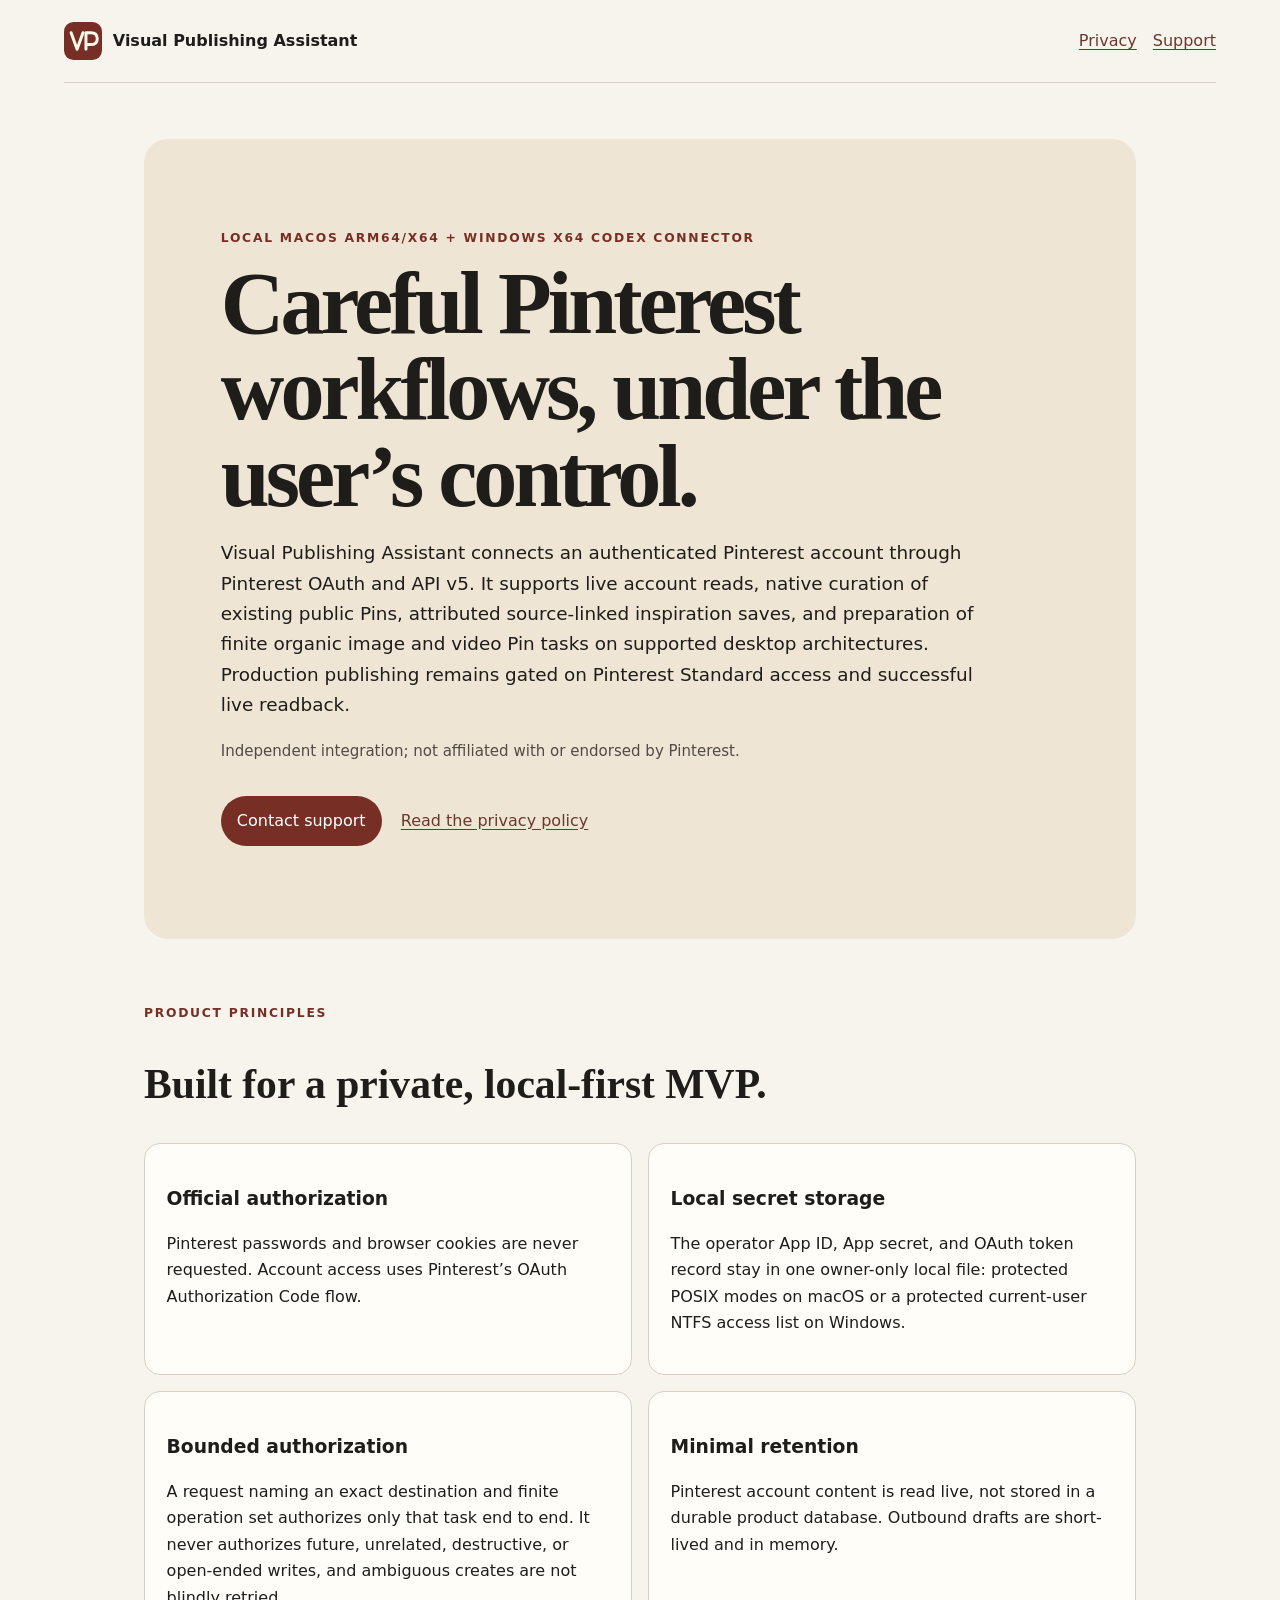
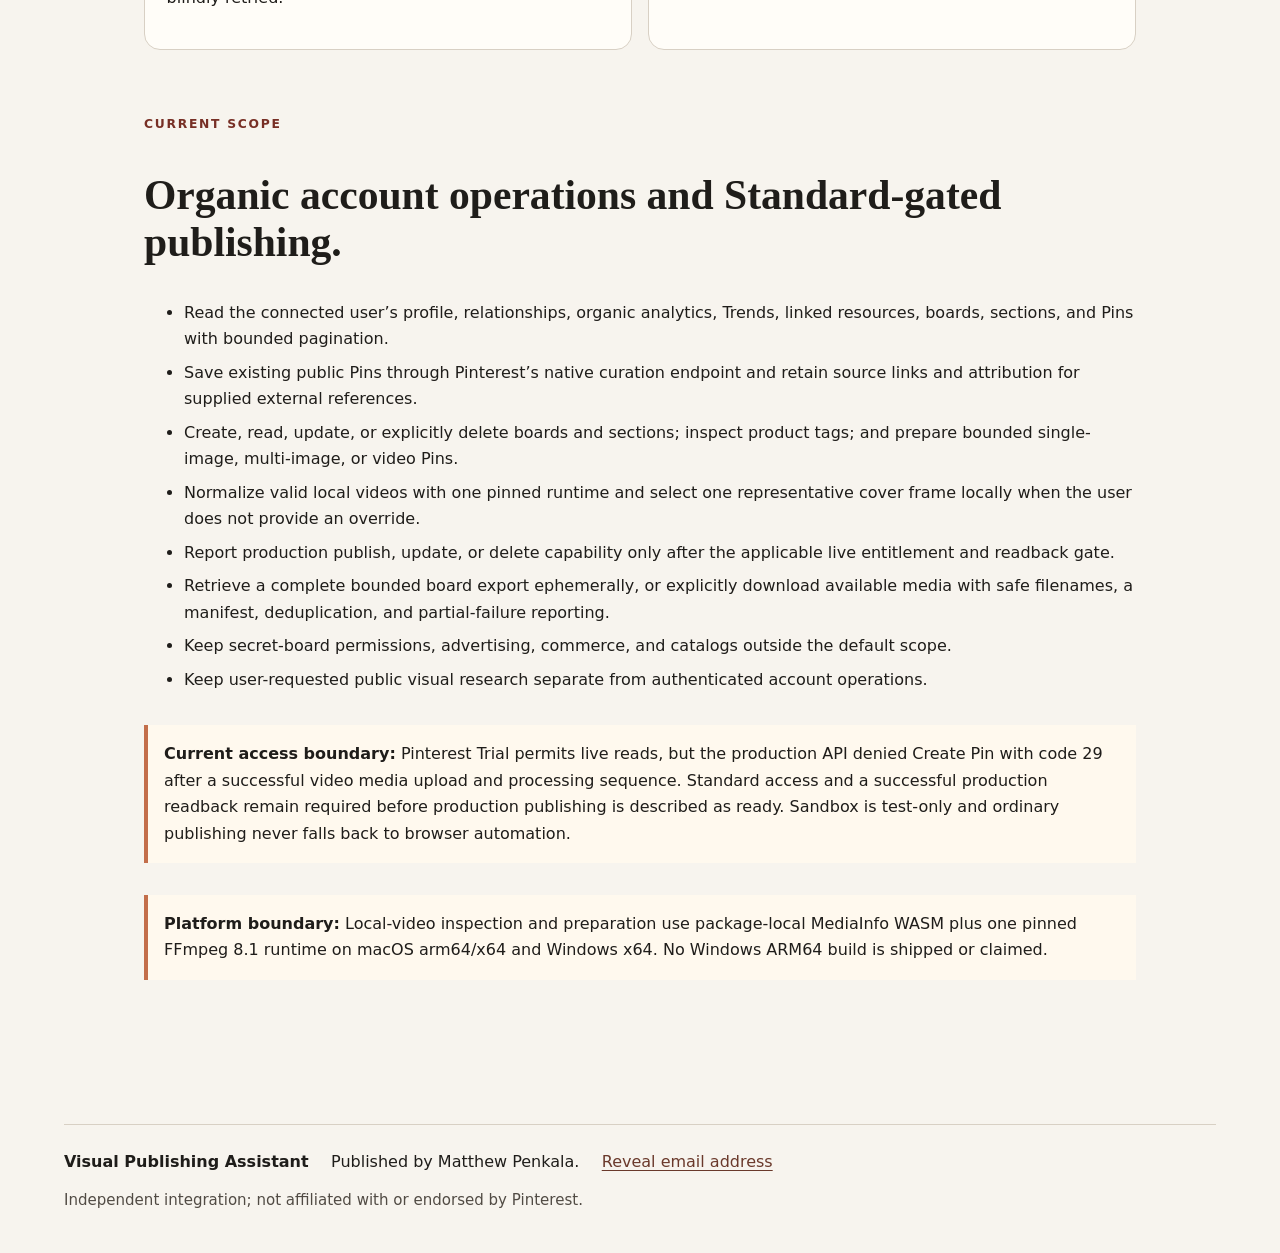
<file: index.html>
<!doctype html>
<html lang="en">
  <head>
    <meta charset="utf-8">
    <meta http-equiv="Content-Security-Policy" content="default-src 'none'; style-src 'self'; script-src 'self'; img-src 'self' data:; connect-src 'none'; font-src 'none'; object-src 'none'; base-uri 'none'; form-action 'none'">
    <meta name="viewport" content="width=device-width, initial-scale=1">
    <meta name="description" content="An independent local macOS and Windows Codex connector for Pinterest account workflows and Standard-access-gated publishing.">
    <meta name="robots" content="index, follow, noai, noimageai">
    <meta name="referrer" content="no-referrer">
    <meta name="pinterest" content="nopin">
    <title>Visual Publishing Assistant</title>
    <link rel="canonical" href="https://matthewpenkala.github.io/visual-publishing-assistant/">
    <link rel="icon" href="./assets/vpa-mark.svg" type="image/svg+xml">
    <link rel="stylesheet" href="./styles.css">
    <script src="./contact.js" defer></script>
  </head>
  <body>
    <header class="site-header">
      <a class="wordmark" href="./"><img class="mark" src="./assets/vpa-mark.svg" alt="" width="38" height="38"> Visual Publishing Assistant</a>
      <nav aria-label="Primary navigation"><a href="./privacy/">Privacy</a><a href="./support/">Support</a></nav>
    </header>
    <main>
      <section class="hero">
        <p class="eyebrow">Local macOS arm64/x64 + Windows x64 Codex connector</p>
        <h1>Careful Pinterest workflows, under the user’s control.</h1>
        <p class="lede">Visual Publishing Assistant connects an authenticated Pinterest account through Pinterest OAuth and API v5. It supports live account reads, native curation of existing public Pins, attributed source-linked inspiration saves, and preparation of finite organic image and video Pin tasks on supported desktop architectures. Production publishing remains gated on Pinterest Standard access and successful live readback.</p>
        <p class="independence">Independent integration; not affiliated with or endorsed by Pinterest.</p>
        <p class="actions"><a class="button" href="#contact">Contact support</a><a href="./privacy/">Read the privacy policy</a></p>
      </section>
      <section>
        <p class="eyebrow">Product principles</p>
        <h2>Built for a private, local-first MVP.</h2>
        <div class="grid">
          <article><h3>Official authorization</h3><p>Pinterest passwords and browser cookies are never requested. Account access uses Pinterest’s OAuth Authorization Code flow.</p></article>
          <article><h3>Local secret storage</h3><p>The operator App ID, App secret, and OAuth token record stay in one owner-only local file: protected POSIX modes on macOS or a protected current-user NTFS access list on Windows.</p></article>
          <article><h3>Bounded authorization</h3><p>A request naming an exact destination and finite operation set authorizes only that task end to end. It never authorizes future, unrelated, destructive, or open-ended writes, and ambiguous creates are not blindly retried.</p></article>
          <article><h3>Minimal retention</h3><p>Pinterest account content is read live, not stored in a durable product database. Outbound drafts are short-lived and in memory.</p></article>
        </div>
      </section>
      <section>
        <p class="eyebrow">Current scope</p>
        <h2>Organic account operations and Standard-gated publishing.</h2>
        <ul>
          <li>Read the connected user’s profile, relationships, organic analytics, Trends, linked resources, boards, sections, and Pins with bounded pagination.</li>
          <li>Save existing public Pins through Pinterest’s native curation endpoint and retain source links and attribution for supplied external references.</li>
          <li>Create, read, update, or explicitly delete boards and sections; inspect product tags; and prepare bounded single-image, multi-image, or video Pins.</li>
          <li>Normalize valid local videos with one pinned runtime and select one representative cover frame locally when the user does not provide an override.</li>
          <li>Report production publish, update, or delete capability only after the applicable live entitlement and readback gate.</li>
          <li>Retrieve a complete bounded board export ephemerally, or explicitly download available media with safe filenames, a manifest, deduplication, and partial-failure reporting.</li>
          <li>Keep secret-board permissions, advertising, commerce, and catalogs outside the default scope.</li>
          <li>Keep user-requested public visual research separate from authenticated account operations.</li>
        </ul>
        <p class="notice"><strong>Current access boundary:</strong> Pinterest Trial permits live reads, but the production API denied Create Pin with code 29 after a successful video media upload and processing sequence. Standard access and a successful production readback remain required before production publishing is described as ready. Sandbox is test-only and ordinary publishing never falls back to browser automation.</p>
        <p class="notice"><strong>Platform boundary:</strong> Local-video inspection and preparation use package-local MediaInfo WASM plus one pinned FFmpeg 8.1 runtime on macOS arm64/x64 and Windows x64. No Windows ARM64 build is shipped or claimed.</p>
      </section>
    </main>
    <footer><strong>Visual Publishing Assistant</strong><span>Published by Matthew Penkala.</span><a id="contact" href="#contact" data-contact data-contact-display aria-label="Reveal the email support address">Reveal email address<noscript> (JavaScript required)</noscript></a><span class="independence">Independent integration; not affiliated with or endorsed by Pinterest.</span></footer>
  </body>
</html>
</file>
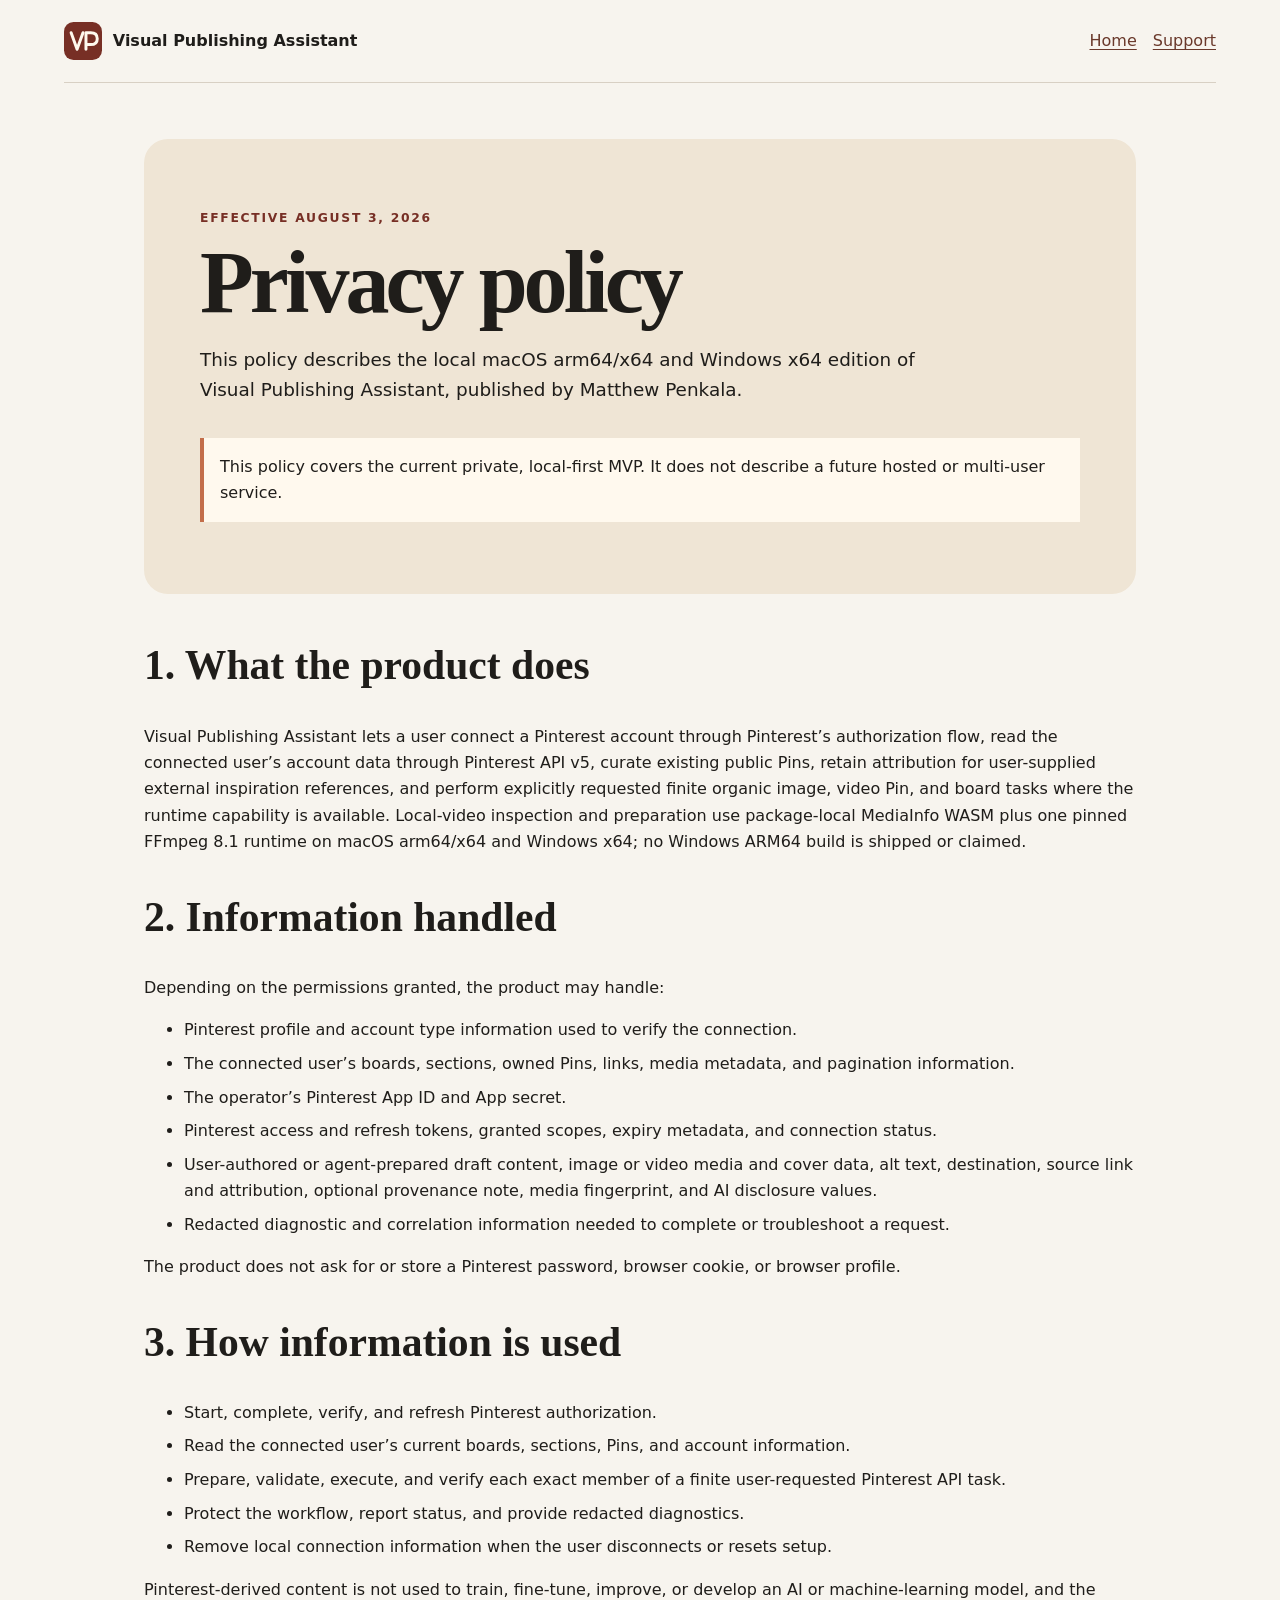
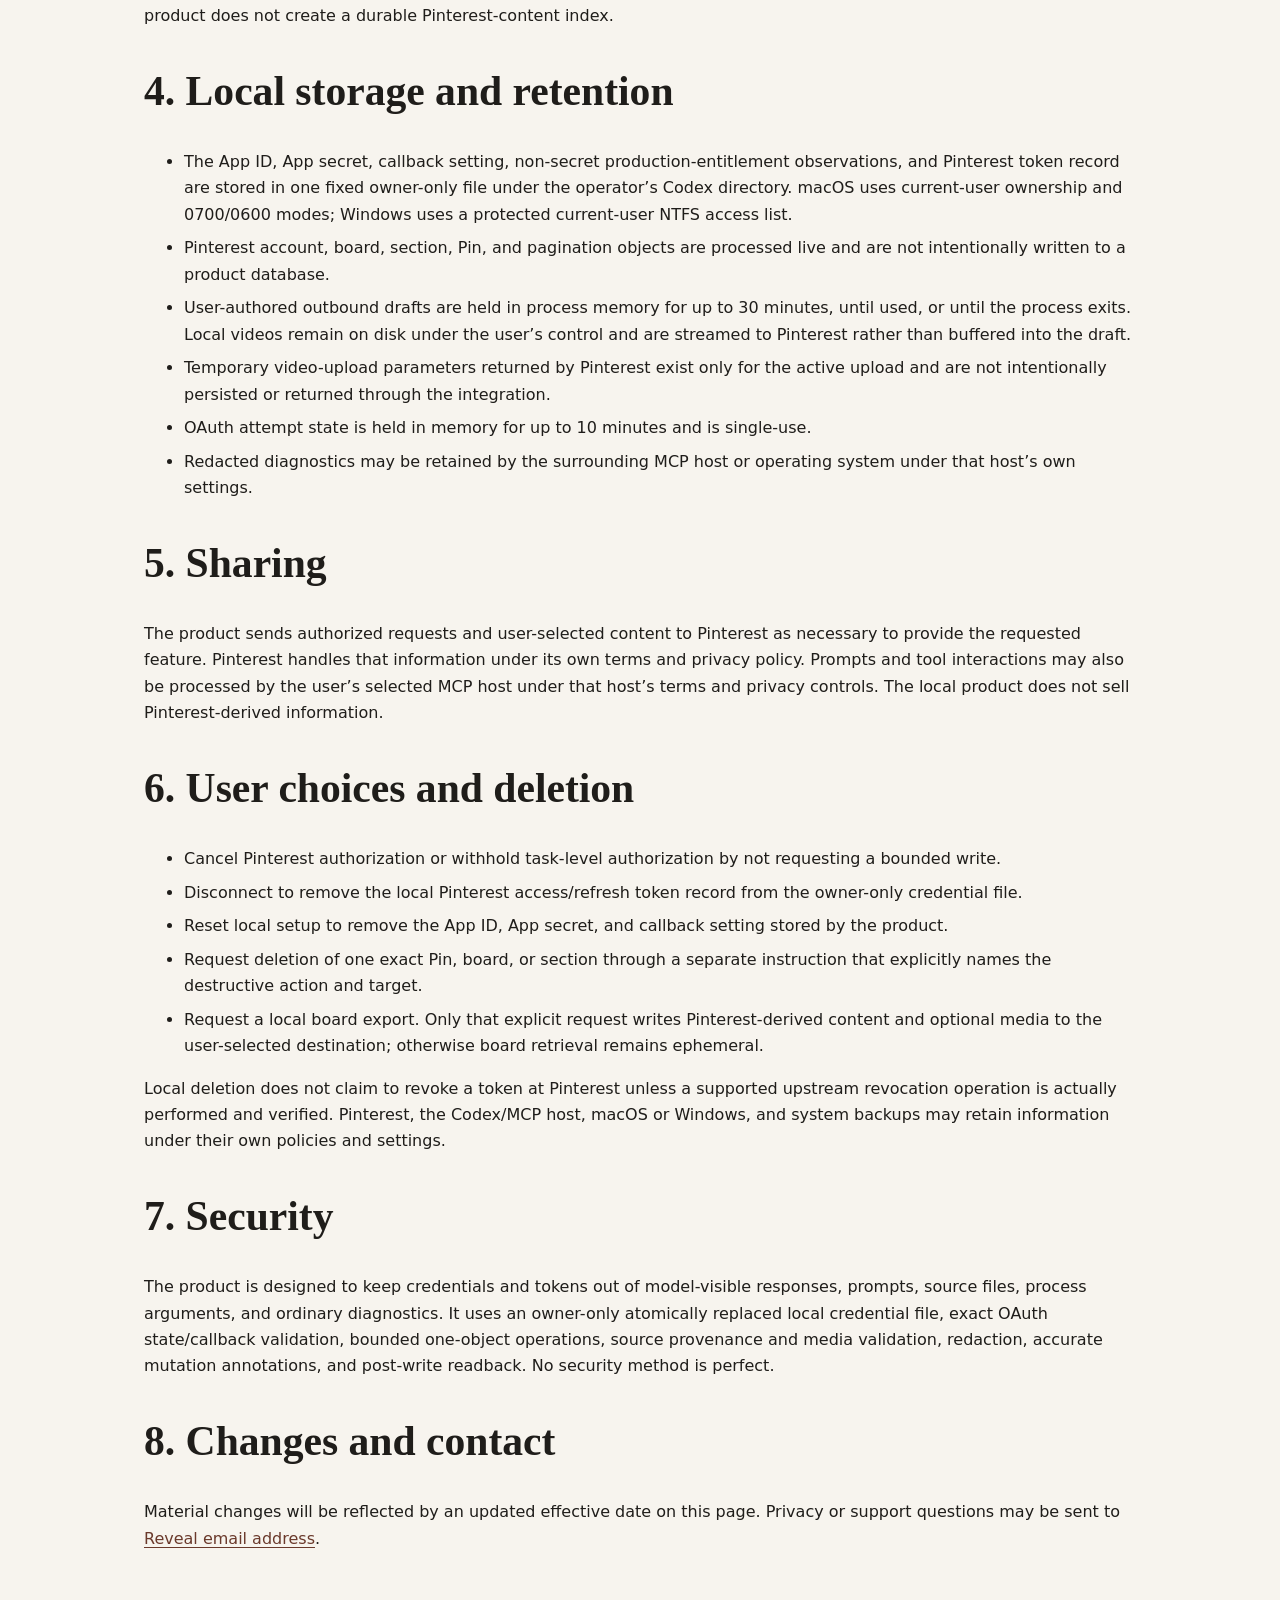
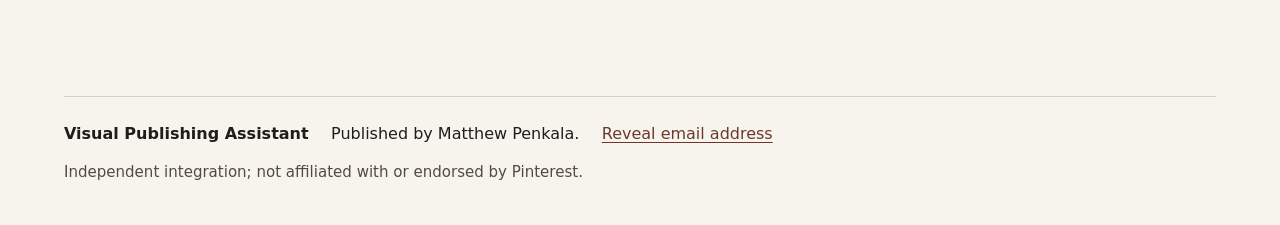
<file: privacy/index.html>
<!doctype html>
<html lang="en">
  <head>
    <meta charset="utf-8">
    <meta http-equiv="Content-Security-Policy" content="default-src 'none'; style-src 'self'; script-src 'self'; img-src 'self' data:; connect-src 'none'; font-src 'none'; object-src 'none'; base-uri 'none'; form-action 'none'">
    <meta name="viewport" content="width=device-width, initial-scale=1">
    <meta name="description" content="Privacy practices for the local macOS and Windows edition of Visual Publishing Assistant.">
    <meta name="robots" content="index, follow, noai, noimageai">
    <meta name="referrer" content="no-referrer">
    <meta name="pinterest" content="nopin">
    <title>Privacy Policy · Visual Publishing Assistant</title>
    <link rel="canonical" href="https://matthewpenkala.github.io/visual-publishing-assistant/privacy/">
    <link rel="icon" href="../assets/vpa-mark.svg" type="image/svg+xml">
    <link rel="stylesheet" href="../styles.css">
    <script src="../contact.js" defer></script>
  </head>
  <body>
    <header class="site-header">
      <a class="wordmark" href="../"><img class="mark" src="../assets/vpa-mark.svg" alt="" width="38" height="38"> Visual Publishing Assistant</a>
      <nav aria-label="Primary navigation"><a href="../">Home</a><a href="../support/">Support</a></nav>
    </header>
    <main>
      <article>
        <header class="hero compact">
          <p class="eyebrow">Effective August 3, 2026</p>
          <h1>Privacy policy</h1>
          <p class="lede">This policy describes the local macOS arm64/x64 and Windows x64 edition of Visual Publishing Assistant, published by Matthew Penkala.</p>
          <p class="notice">This policy covers the current private, local-first MVP. It does not describe a future hosted or multi-user service.</p>
        </header>
        <h2>1. What the product does</h2>
        <p>Visual Publishing Assistant lets a user connect a Pinterest account through Pinterest’s authorization flow, read the connected user’s account data through Pinterest API v5, curate existing public Pins, retain attribution for user-supplied external inspiration references, and perform explicitly requested finite organic image, video Pin, and board tasks where the runtime capability is available. Local-video inspection and preparation use package-local MediaInfo WASM plus one pinned FFmpeg 8.1 runtime on macOS arm64/x64 and Windows x64; no Windows ARM64 build is shipped or claimed.</p>
        <h2>2. Information handled</h2>
        <p>Depending on the permissions granted, the product may handle:</p>
        <ul>
          <li>Pinterest profile and account type information used to verify the connection.</li>
          <li>The connected user’s boards, sections, owned Pins, links, media metadata, and pagination information.</li>
          <li>The operator’s Pinterest App ID and App secret.</li>
          <li>Pinterest access and refresh tokens, granted scopes, expiry metadata, and connection status.</li>
          <li>User-authored or agent-prepared draft content, image or video media and cover data, alt text, destination, source link and attribution, optional provenance note, media fingerprint, and AI disclosure values.</li>
          <li>Redacted diagnostic and correlation information needed to complete or troubleshoot a request.</li>
        </ul>
        <p>The product does not ask for or store a Pinterest password, browser cookie, or browser profile.</p>
        <h2>3. How information is used</h2>
        <ul>
          <li>Start, complete, verify, and refresh Pinterest authorization.</li>
          <li>Read the connected user’s current boards, sections, Pins, and account information.</li>
          <li>Prepare, validate, execute, and verify each exact member of a finite user-requested Pinterest API task.</li>
          <li>Protect the workflow, report status, and provide redacted diagnostics.</li>
          <li>Remove local connection information when the user disconnects or resets setup.</li>
        </ul>
        <p>Pinterest-derived content is not used to train, fine-tune, improve, or develop an AI or machine-learning model, and the product does not create a durable Pinterest-content index.</p>
        <h2>4. Local storage and retention</h2>
        <ul>
          <li>The App ID, App secret, callback setting, non-secret production-entitlement observations, and Pinterest token record are stored in one fixed owner-only file under the operator’s Codex directory. macOS uses current-user ownership and 0700/0600 modes; Windows uses a protected current-user NTFS access list.</li>
          <li>Pinterest account, board, section, Pin, and pagination objects are processed live and are not intentionally written to a product database.</li>
          <li>User-authored outbound drafts are held in process memory for up to 30 minutes, until used, or until the process exits. Local videos remain on disk under the user’s control and are streamed to Pinterest rather than buffered into the draft.</li>
          <li>Temporary video-upload parameters returned by Pinterest exist only for the active upload and are not intentionally persisted or returned through the integration.</li>
          <li>OAuth attempt state is held in memory for up to 10 minutes and is single-use.</li>
          <li>Redacted diagnostics may be retained by the surrounding MCP host or operating system under that host’s own settings.</li>
        </ul>
        <h2>5. Sharing</h2>
        <p>The product sends authorized requests and user-selected content to Pinterest as necessary to provide the requested feature. Pinterest handles that information under its own terms and privacy policy. Prompts and tool interactions may also be processed by the user’s selected MCP host under that host’s terms and privacy controls. The local product does not sell Pinterest-derived information.</p>
        <h2>6. User choices and deletion</h2>
        <ul>
          <li>Cancel Pinterest authorization or withhold task-level authorization by not requesting a bounded write.</li>
          <li>Disconnect to remove the local Pinterest access/refresh token record from the owner-only credential file.</li>
          <li>Reset local setup to remove the App ID, App secret, and callback setting stored by the product.</li>
          <li>Request deletion of one exact Pin, board, or section through a separate instruction that explicitly names the destructive action and target.</li>
          <li>Request a local board export. Only that explicit request writes Pinterest-derived content and optional media to the user-selected destination; otherwise board retrieval remains ephemeral.</li>
        </ul>
        <p>Local deletion does not claim to revoke a token at Pinterest unless a supported upstream revocation operation is actually performed and verified. Pinterest, the Codex/MCP host, macOS or Windows, and system backups may retain information under their own policies and settings.</p>
        <h2>7. Security</h2>
        <p>The product is designed to keep credentials and tokens out of model-visible responses, prompts, source files, process arguments, and ordinary diagnostics. It uses an owner-only atomically replaced local credential file, exact OAuth state/callback validation, bounded one-object operations, source provenance and media validation, redaction, accurate mutation annotations, and post-write readback. No security method is perfect.</p>
        <h2>8. Changes and contact</h2>
        <p>Material changes will be reflected by an updated effective date on this page. Privacy or support questions may be sent to <a id="contact" href="#contact" data-contact data-contact-display aria-label="Reveal the email support address">Reveal email address<noscript> (JavaScript required)</noscript></a>.</p>
      </article>
    </main>
    <footer><strong>Visual Publishing Assistant</strong><span>Published by Matthew Penkala.</span><a href="#contact" data-contact data-contact-display aria-label="Reveal the email support address">Reveal email address<noscript> (JavaScript required)</noscript></a><span class="independence">Independent integration; not affiliated with or endorsed by Pinterest.</span></footer>
  </body>
</html>
</file>
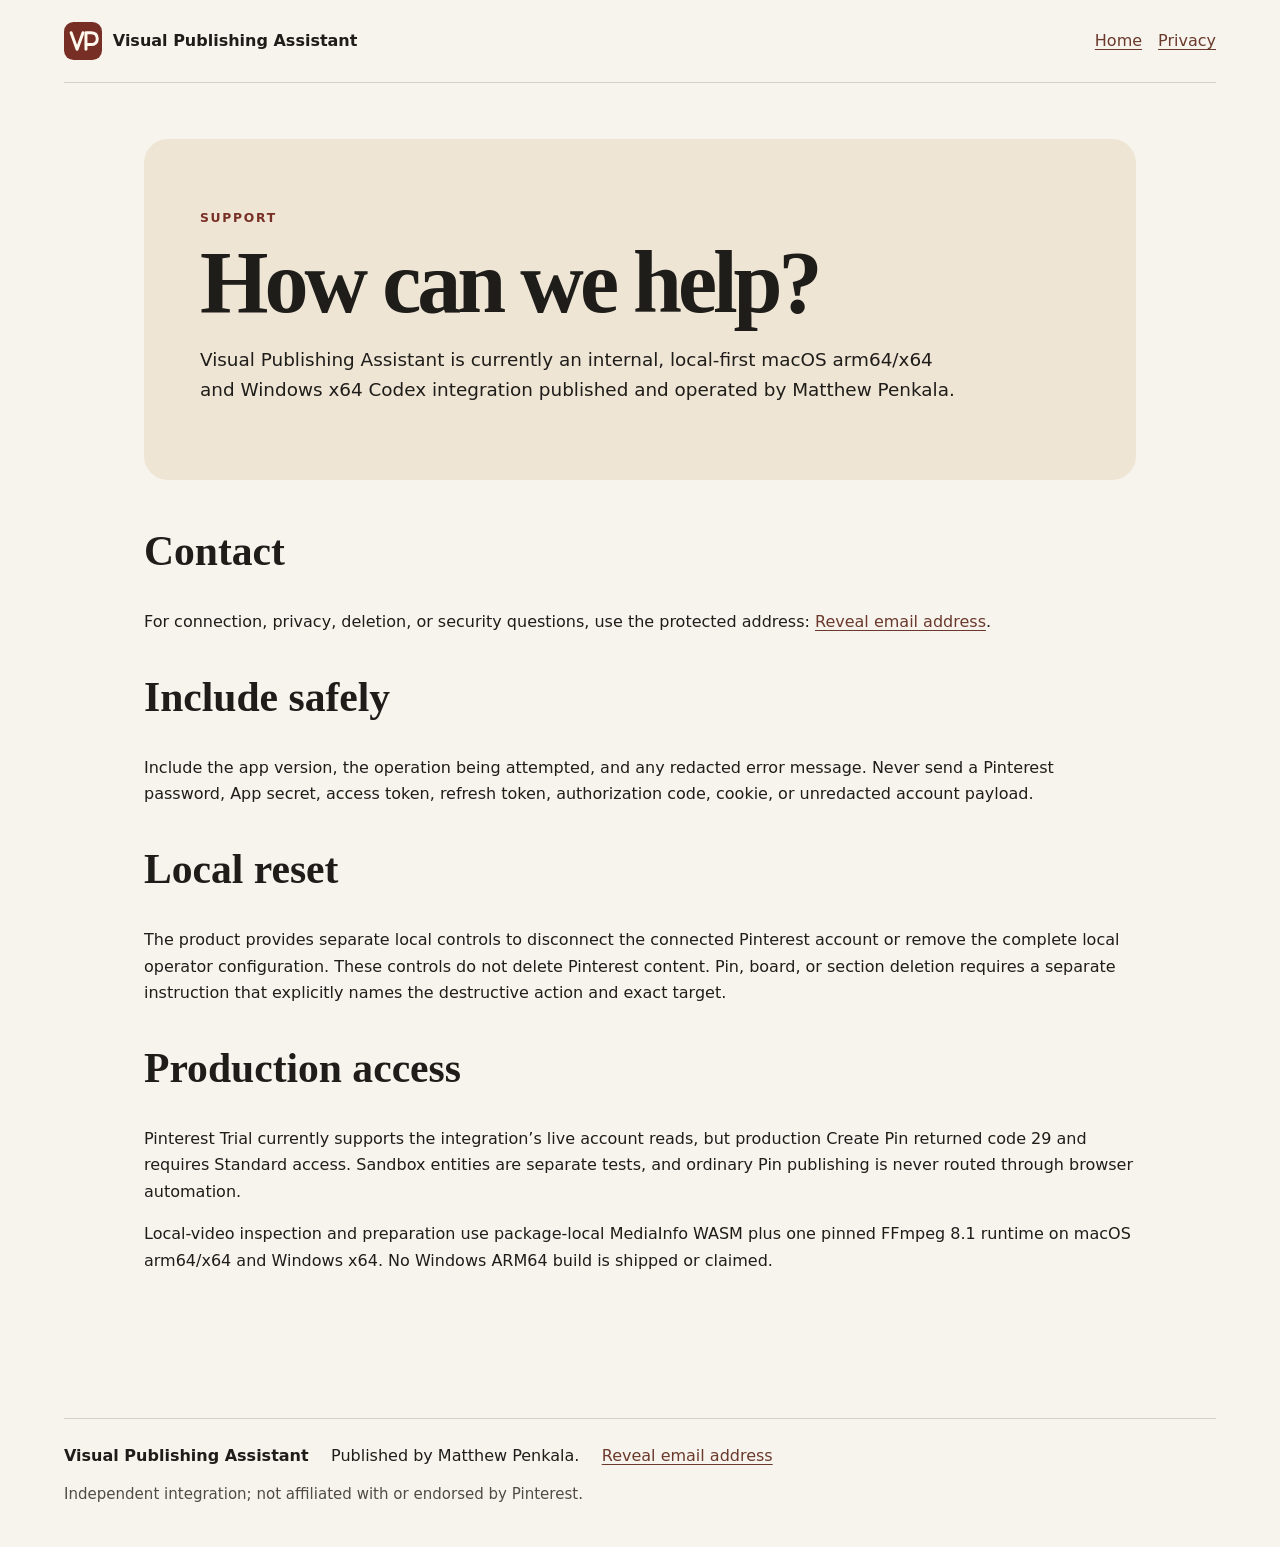
<file: support/index.html>
<!doctype html>
<html lang="en">
  <head>
    <meta charset="utf-8">
    <meta http-equiv="Content-Security-Policy" content="default-src 'none'; style-src 'self'; script-src 'self'; img-src 'self' data:; connect-src 'none'; font-src 'none'; object-src 'none'; base-uri 'none'; form-action 'none'">
    <meta name="viewport" content="width=device-width, initial-scale=1">
    <meta name="description" content="Support information for Visual Publishing Assistant.">
    <meta name="robots" content="index, follow, noai, noimageai">
    <meta name="referrer" content="no-referrer">
    <meta name="pinterest" content="nopin">
    <title>Support · Visual Publishing Assistant</title>
    <link rel="canonical" href="https://matthewpenkala.github.io/visual-publishing-assistant/support/">
    <link rel="icon" href="../assets/vpa-mark.svg" type="image/svg+xml">
    <link rel="stylesheet" href="../styles.css">
    <script src="../contact.js" defer></script>
  </head>
  <body>
    <header class="site-header">
      <a class="wordmark" href="../"><img class="mark" src="../assets/vpa-mark.svg" alt="" width="38" height="38"> Visual Publishing Assistant</a>
      <nav aria-label="Primary navigation"><a href="../">Home</a><a href="../privacy/">Privacy</a></nav>
    </header>
    <main>
      <article>
        <header class="hero compact">
          <p class="eyebrow">Support</p>
          <h1>How can we help?</h1>
          <p class="lede">Visual Publishing Assistant is currently an internal, local-first macOS arm64/x64 and Windows x64 Codex integration published and operated by Matthew Penkala.</p>
        </header>
        <h2>Contact</h2>
        <p>For connection, privacy, deletion, or security questions, use the protected address: <a id="contact" href="#contact" data-contact data-contact-display aria-label="Reveal the email support address">Reveal email address<noscript> (JavaScript required)</noscript></a>.</p>
        <h2>Include safely</h2>
        <p>Include the app version, the operation being attempted, and any redacted error message. Never send a Pinterest password, App secret, access token, refresh token, authorization code, cookie, or unredacted account payload.</p>
        <h2>Local reset</h2>
        <p>The product provides separate local controls to disconnect the connected Pinterest account or remove the complete local operator configuration. These controls do not delete Pinterest content. Pin, board, or section deletion requires a separate instruction that explicitly names the destructive action and exact target.</p>
        <h2>Production access</h2>
        <p>Pinterest Trial currently supports the integration’s live account reads, but production Create Pin returned code 29 and requires Standard access. Sandbox entities are separate tests, and ordinary Pin publishing is never routed through browser automation.</p>
        <p>Local-video inspection and preparation use package-local MediaInfo WASM plus one pinned FFmpeg 8.1 runtime on macOS arm64/x64 and Windows x64. No Windows ARM64 build is shipped or claimed.</p>
      </article>
    </main>
    <footer><strong>Visual Publishing Assistant</strong><span>Published by Matthew Penkala.</span><a href="#contact" data-contact data-contact-display aria-label="Reveal the email support address">Reveal email address<noscript> (JavaScript required)</noscript></a><span class="independence">Independent integration; not affiliated with or endorsed by Pinterest.</span></footer>
  </body>
</html>
</file>
<file: styles.css>
:root {
  color-scheme: light;
  font-family: Inter, ui-sans-serif, system-ui, -apple-system, BlinkMacSystemFont, "Segoe UI", sans-serif;
  color: #1f1d1a;
  background: #f7f4ee;
  line-height: 1.65;
}

* { box-sizing: border-box; }
body { margin: 0; }
a { color: #6a392b; text-underline-offset: 0.2em; }
a:focus-visible { outline: 3px solid #176b65; outline-offset: 0.22rem; border-radius: 0.2rem; }
.site-header, main, footer { width: min(72rem, calc(100% - 2.5rem)); margin-inline: auto; }
.site-header { display: flex; align-items: center; justify-content: space-between; gap: 1rem; padding: 1.4rem 0; border-bottom: 1px solid #d8d0c4; }
.wordmark { display: flex; align-items: center; gap: 0.7rem; color: inherit; font-weight: 750; text-decoration: none; }
.mark { display: block; width: 2.35rem; height: 2.35rem; flex: 0 0 auto; }
nav { display: flex; gap: 1rem; }
main { padding: 3.5rem 0 5rem; }
section, article { max-width: 62rem; margin: 0 auto 4rem; }
.hero { padding: clamp(2rem, 6vw, 5rem); border-radius: 1.5rem; background: #efe5d5; }
.hero.compact { padding: clamp(1.7rem, 5vw, 3.5rem); margin-bottom: 3rem; }
.eyebrow { color: #772f25; font-size: 0.77rem; font-weight: 800; letter-spacing: 0.14em; text-transform: uppercase; }
h1 { max-width: 17ch; margin: 0.35rem 0 1rem; font-family: Georgia, serif; font-size: clamp(2.5rem, 7vw, 5.5rem); line-height: 0.98; letter-spacing: -0.045em; }
h2 { margin-top: 2.4rem; font-family: Georgia, serif; font-size: clamp(1.65rem, 4vw, 2.6rem); line-height: 1.12; }
h3 { margin-bottom: 0.4rem; }
.lede { max-width: 48rem; font-size: 1.15rem; }
.actions { display: flex; flex-wrap: wrap; align-items: center; gap: 1.2rem; margin-top: 2rem; }
.button { padding: 0.75rem 1rem; border-radius: 999px; background: #772f25; color: white; text-decoration: none; }
.grid { display: grid; grid-template-columns: repeat(2, minmax(0, 1fr)); gap: 1rem; }
.grid article { margin: 0; padding: 1.35rem; border: 1px solid #d8d0c4; border-radius: 1rem; background: #fffdf8; }
.notice { margin-top: 2rem; padding: 1rem; border-left: 4px solid #c36e4a; background: #fff9ee; }
.independence { color: #514b44; font-size: 0.94rem; }
li + li { margin-top: 0.45rem; }
footer { display: flex; flex-wrap: wrap; gap: 0.8rem 1.4rem; padding: 1.5rem 0 2.5rem; border-top: 1px solid #d8d0c4; }
footer .independence { flex-basis: 100%; }
@media (max-width: 650px) {
  .site-header { align-items: flex-start; flex-direction: column; }
  .grid { grid-template-columns: 1fr; }
}
.email-canvas { display: inline-block; vertical-align: -0.28em; }
</file>
